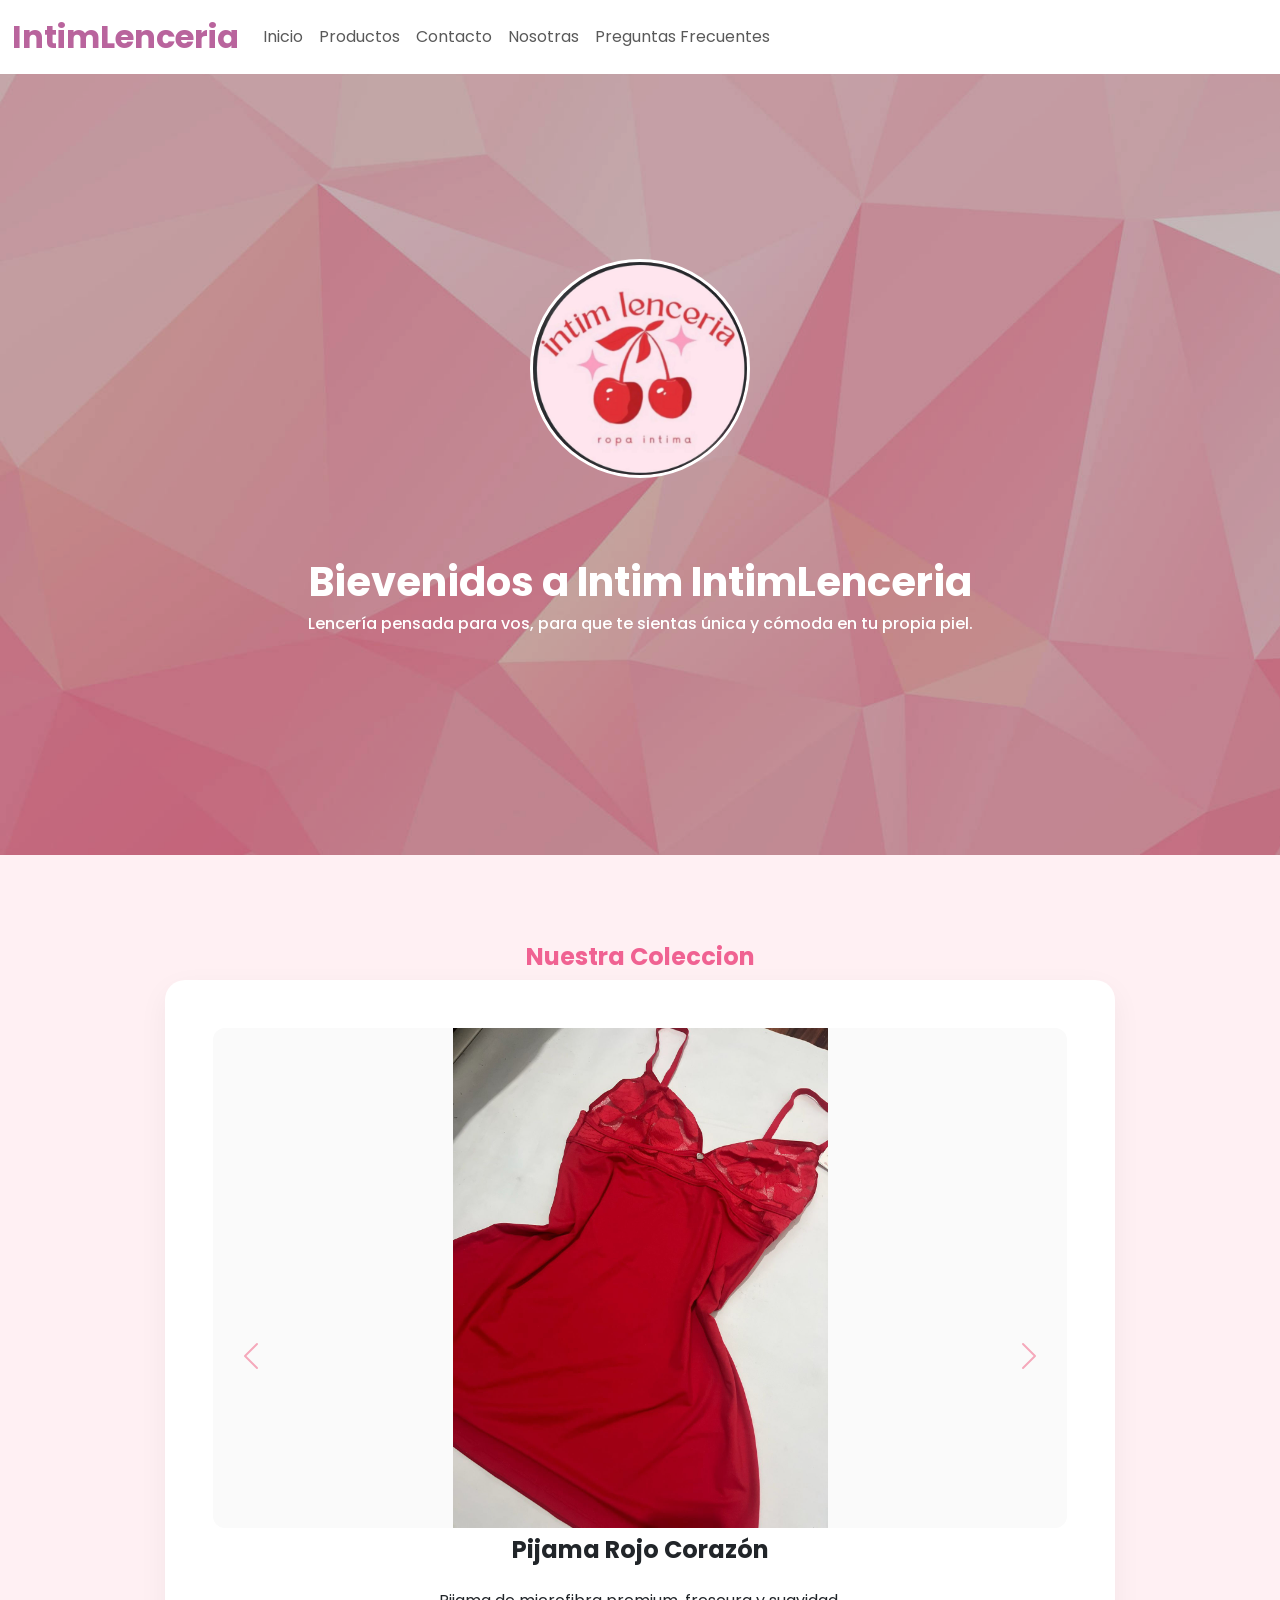
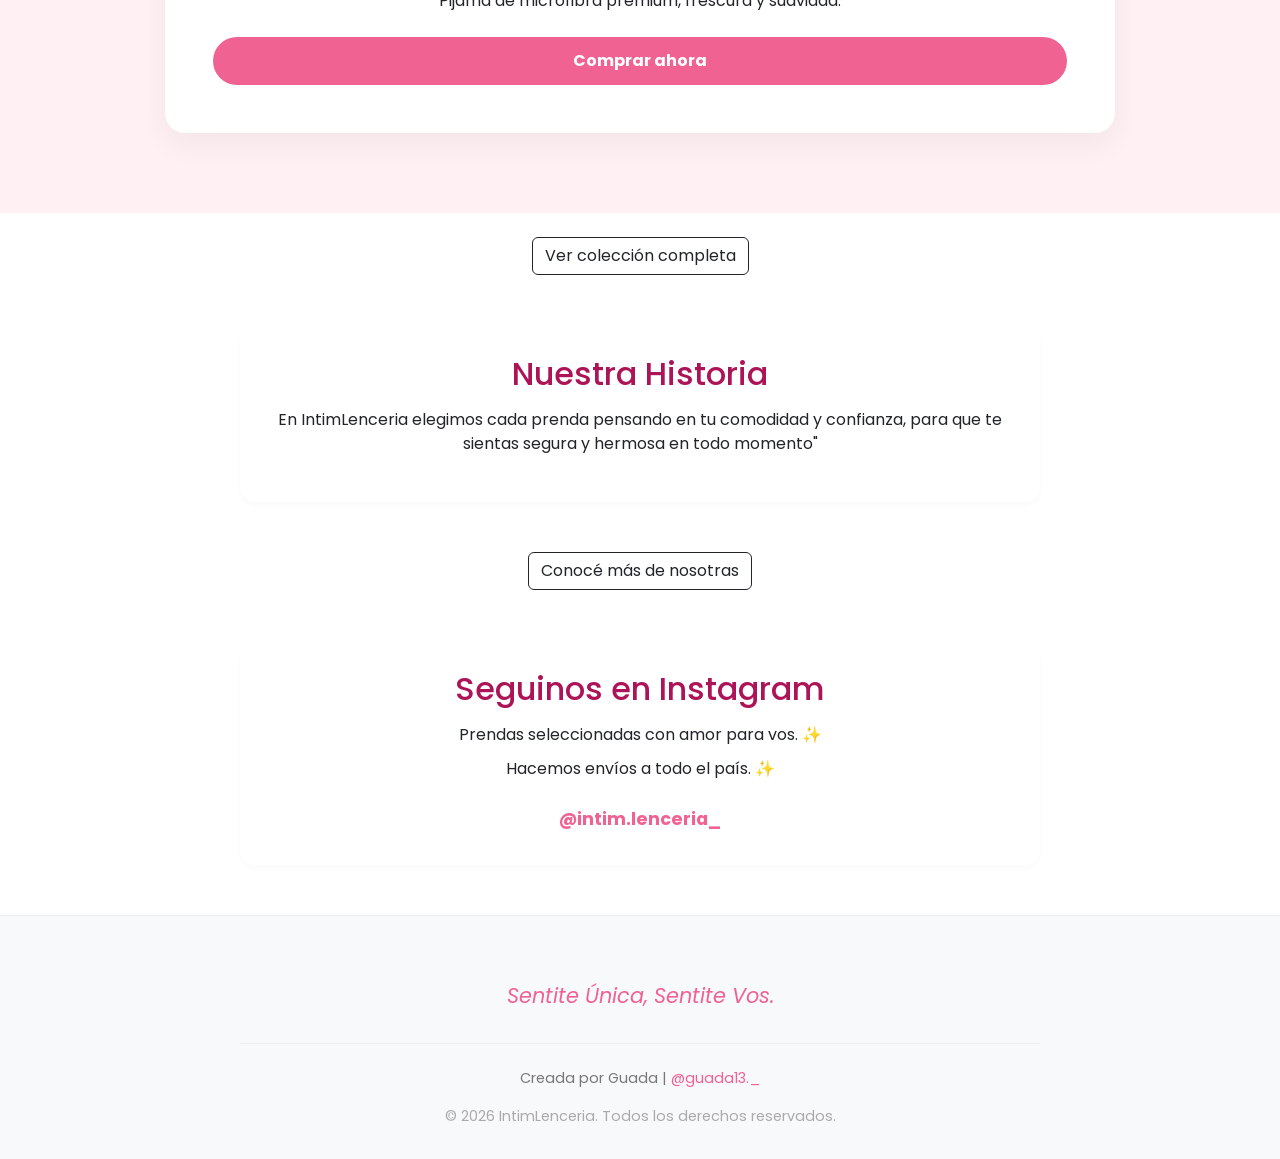
<file: index.html>
<!DOCTYPE html>
<html lang="en">

<head>
    <meta charset="UTF-8">
    <meta name="viewport" content="width=device-width, initial-scale=1.0">
    <title>IntimLenceria</title>
    <meta name="description" content="Descubrí nuestra colección de lencería. Conjuntos esenciales, culottes de algodón y prendas texturadas que combinan delicadeza
         y practicidad.">
    <link href="https://cdn.jsdelivr.net/npm/bootstrap@5.3.8/dist/css/bootstrap.min.css" rel="stylesheet"
        integrity="sha384-sRIl4kxILFvY47J16cr9ZwB07vP4J8+LH7qKQnuqkuIAvNWLzeN8tE5YBujZqJLB" crossorigin="anonymous">
    <link rel="preconnect" href="https://fonts.googleapis.com">
    <link rel="preconnect" href="https://fonts.gstatic.com" crossorigin>
    <link
        href="https://fonts.googleapis.com/css2?family=Poppins:ital,wght@0,100;0,200;0,300;0,400;0,500;0,600;0,700;0,800;0,900;1,100;1,200;1,300;1,400;1,500;1,600;1,700;1,800;1,900&display=swap"
        rel="stylesheet">
    <link rel="stylesheet" href="./css/styles.css">
</head>

<body>
    <header class="indexHeader">
        <div class="oscurecer-fondo">

            <nav class="navbar navbar-expand-lg bg-white position-fixed w-100 z-3">
                <div class="container-fluid">
                    <a class="navbar-brand fw-bold colorPrimario fs-2" href="#">IntimLenceria</a>
                    <button class="navbar-toggler" type="button" data-bs-toggle="collapse"
                        data-bs-target="#navbarSupportedContent" aria-controls="navbarSupportedContent"
                        aria-expanded="false" aria-label="Toggle navigation">
                        <span class="navbar-toggler-icon"></span>
                    </button>
                    <div class="collapse navbar-collapse" id="navbarSupportedContent">
                        <ul class="navbar-nav me-auto mb-2 mb-lg-0">
                            <li class="nav-item">
                                <a class="nav-link" aria-current="page" href="#">Inicio</a>
                            </li>
                            <li class="nav-item">
                                <a class="nav-link" href="./pages/productos.html">Productos</a>
                            </li>
                            <li class="nav-item">
                                <a class="nav-link" href="./pages/contacto.html">Contacto</a>
                            </li>
                            <li class="nav-item">
                                <a class="nav-link" href="./pages/nosotras.html">Nosotras</a>
                            </li>
                            <li class="nav-item">
                                <a class="nav-link" href="./pages/preguntas.html">Preguntas Frecuentes</a>
                            </li>
                        </ul>
                    </div>
                </div>
            </nav>
            <section class="indexHeaderContenedor p-3">
                <img src="./img/logoIntim.jpg" alt="logotipo IntimLenceria" class="logo">
                <h2 class="text-white fw-bold text-center fs-1">Bievenidos a Intim IntimLenceria</h2>
                <h1 class="text-white text-center fs-6">Lencería pensada para vos, para que te sientas única y cómoda en
                    tu
                    propia piel.
                </h1>
            </section>
        </div>
    </header>

    <main>
        <section class="coleccion-bg">
            <h3 class="section-title m-2 fw-bold" id="Productos">Nuestra Coleccion</h3>

            <div id="carouselExample" class="carousel slide">
                <div class="carousel-inner">
                    <div class="carousel-item active">
                        <img src="./img/PijamaRojo.jpg" class="d-block w-100 " alt="pijama rojo">
                        <h4 class="fw-bold text-center p-2 ">Pijama Rojo Corazón</h4>
                        <p class="text-center p-2">Pijama de microfibra premium, frescura y suavidad.
                        </p>
                        <button class="botonCompra">Comprar ahora</button>
                    </div>
                    <div class="carousel-item ">
                        <img src="./img/conjuntoNegro.jpg" class="d-block w-100" alt="conjunto negro">
                        <h4 class="fw-bold text-center p-2">Conjunto Kenia Negro</h4>
                        <p class="text-center p-2">Encaje sofisticado de 2 piezas para una noche especial.</p>
                        <button class="botonCompra">Comprar ahora</button>
                    </div>
                    <div class="carousel-item">
                        <img src="./img/ConjuntoRojo.jpg" class="d-block w-100" alt="conjunto rojo">
                        <h4 class="fw-bold text-center p-2">Conjunto Rojo Corazón</h4>
                        <p class="text-center p-2">Diseño armado que realza tu figura con elegancia.</p>
                        <button class="botonCompra mb-2">Comprar ahora</button>
                    </div>
                </div>

                <button class="carousel-control-prev" type="button" data-bs-target="#carouselExample"
                    data-bs-slide="prev">
                    <span class="carousel-control-prev-icon" aria-hidden="true"></span>
                    <span class="visually-hidden">Previous</span>
                </button>
                <button class="carousel-control-next" type="button" data-bs-target="#carouselExample"
                    data-bs-slide="next">
                    <span class="carousel-control-next-icon" aria-hidden="true"></span>
                    <span class="visually-hidden">Next</span>
                </button>
            </div>
        </section>
        <div class="text-center my-4">
            <a href="./pages/productos.html">
                <button class="btn btn-outline-dark">Ver colección completa</button>
            </a>
        </div>
    </main>
    <section class="text-section" id="Contacto">
        <h2>Nuestra Historia</h2>
        <p>En IntimLenceria elegimos cada prenda pensando en tu comodidad y confianza, para que te sientas segura y
            hermosa en todo momento"
        </p>
    </section>
    <div class="text-center my-4">
        <a href="./pages/nosotras.html">
            <button class="btn btn-outline-dark">Conocé más de nosotras</button>
        </a>
    </div>
    <section class="instagram-section" id="instagram">
        <h2>Seguinos en Instagram</h2>
        <p>Prendas seleccionadas con amor para vos. ✨</p>
        <p>Hacemos envíos a todo el país. ✨</p>

        <a href="https://www.instagram.com/intim.home?igsh=MWo5c3pyd29xaDU1dw%3D%3D" target="_blank"
            class="instagram-link">
            @intim.lenceria_
        </a>
    </section>

    <footer class="main-footer">
        <div class="footer-container">
            <p class="footer-phrase">Sentite Única, Sentite Vos.</p>


            <div class="footer-credits">
                <p>Creada por Guada |
                    <a href="https://www.instagram.com/guada13._?igsh=MW83b3o4MTAzeWlpNw=="
                        target="_blank">@guada13._</a>
                </p>
                <p class="copyright">&copy; 2026 IntimLenceria. Todos los derechos reservados.</p>
            </div>
        </div>
    </footer>
    <script src="https://cdn.jsdelivr.net/npm/bootstrap@5.3.8/dist/js/bootstrap.bundle.min.js"
        integrity="sha384-FKyoEForCGlyvwx9Hj09JcYn3nv7wiPVlz7YYwJrWVcXK/BmnVDxM+D2scQbITxI"
        crossorigin="anonymous"></script>

</body>

</html>
</file>
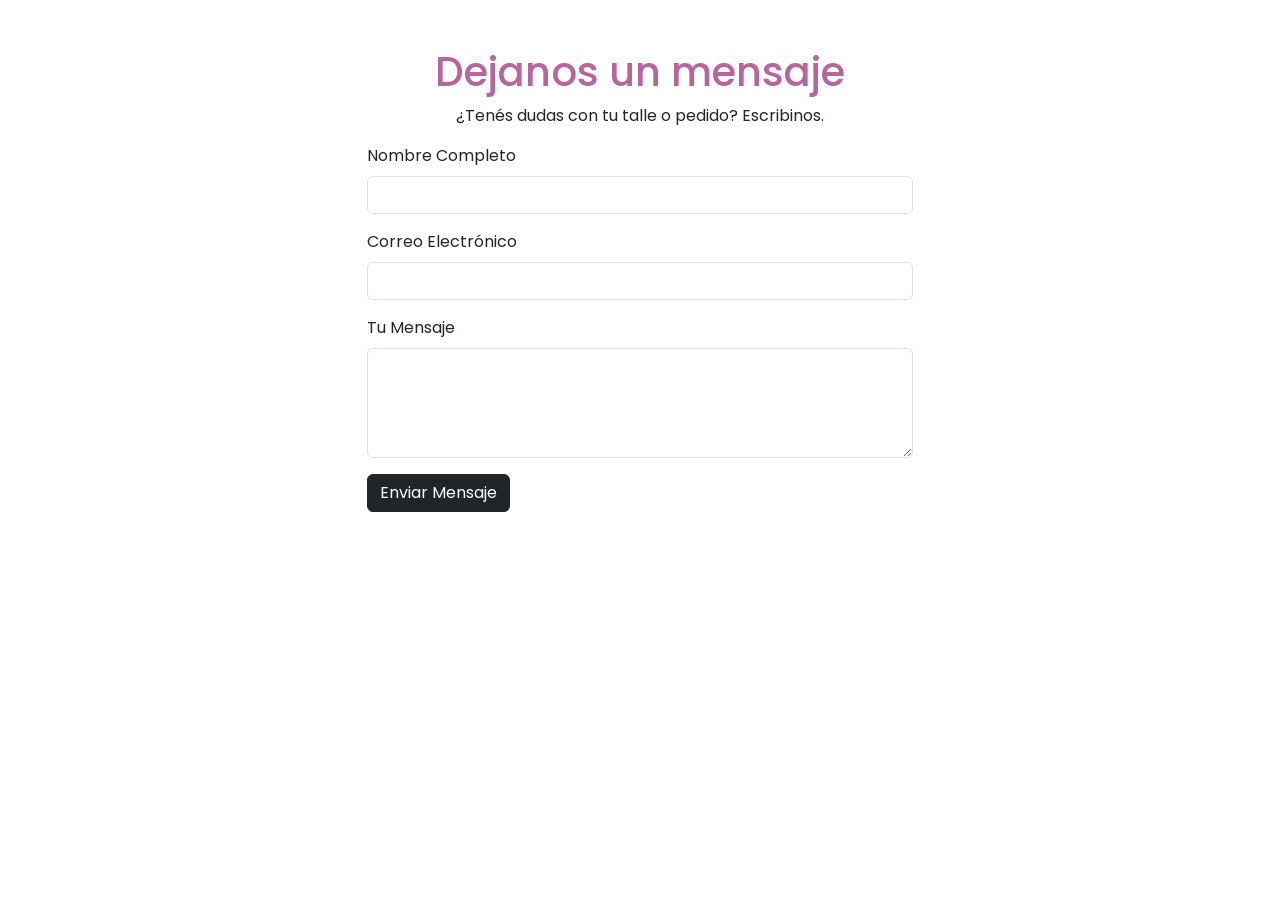
<file: pages/contacto.html>
<!DOCTYPE html>
<html lang="es">
<head>
    <meta charset="UTF-8">
    <meta name="viewport" content="width=device-width, initial-scale=1.0">
    <title>Contacto - Intim Lencería</title>
    <link href="https://cdn.jsdelivr.net/npm/bootstrap@5.3.8/dist/css/bootstrap.min.css" rel="stylesheet"
        integrity="sha384-sRIl4kxILFvY47J16cr9ZwB07vP4J8+LH7qKQnuqkuIAvNWLzeN8tE5YBujZqJLB" crossorigin="anonymous">
    <link rel="preconnect" href="https://fonts.googleapis.com">
    <link rel="preconnect" href="https://fonts.gstatic.com" crossorigin>
    <link
        href="https://fonts.googleapis.com/css2?family=Poppins:ital,wght@0,100;0,200;0,300;0,400;0,500;0,600;0,700;0,800;0,900;1,100;1,200;1,300;1,400;1,500;1,600;1,700;1,800;1,900&display=swap"
        rel="stylesheet">
    <link rel="stylesheet" href="../css/styles.css">
</head>
<body>
    <main class="container my-5">
        <h1 class="text-center colorPrimario">Dejanos un mensaje</h1>
        <p class="text-center">¿Tenés dudas con tu talle o pedido? Escribinos.</p>
        
        <div class="row justify-content-center">
            <div class="col-12 col-md-6">
                
                <form>
                    <div class="mb-3">
                        <label class="form-label">Nombre Completo</label>
                        <input type="text" class="form-control" required>
                    </div>
                    <div class="mb-3">
                        <label class="form-label">Correo Electrónico</label>
                        <input type="email" class="form-control" required>
                    </div>
                    <div class="mb-3">
                        <label class="form-label">Tu Mensaje</label>
                        <textarea class="form-control" rows="4" required></textarea>
                    </div>
                    <button type="submit" class="btn btn-dark">Enviar Mensaje</button>
                </form>
            </div>
        </div>
    </main>
    <script src="https://cdn.jsdelivr.net/npm/bootstrap@5.3.0/dist/js/bootstrap.bundle.min.js"></script>
</body>
</html>
</file>
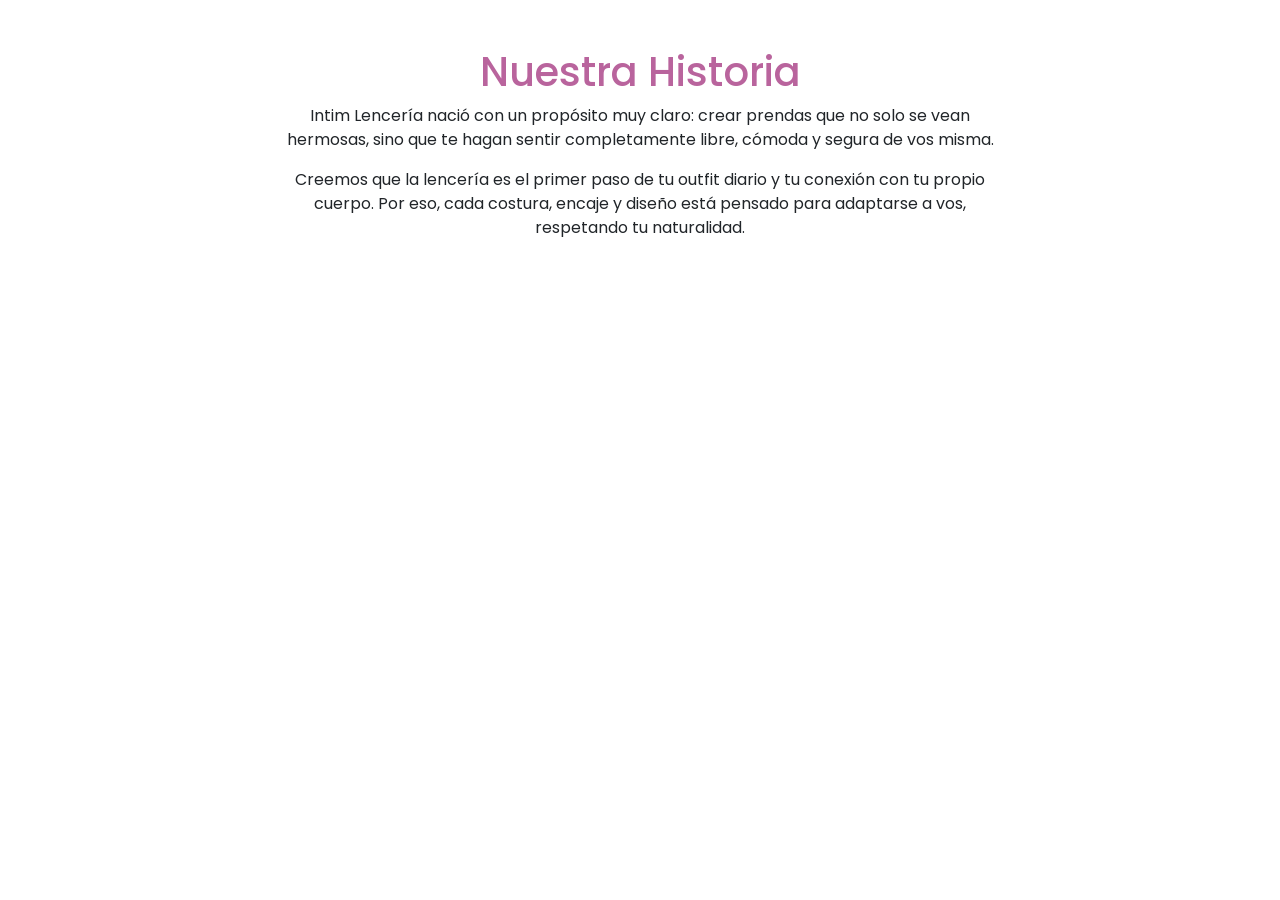
<file: pages/nosotras.html>
<!DOCTYPE html>
<html lang="es">
<head>
    <meta charset="UTF-8">
    <meta name="viewport" content="width=device-width, initial-scale=1.0">
    <title>Nosotras - Intim Lencería</title>
<link href="https://cdn.jsdelivr.net/npm/bootstrap@5.3.8/dist/css/bootstrap.min.css" rel="stylesheet"
        integrity="sha384-sRIl4kxILFvY47J16cr9ZwB07vP4J8+LH7qKQnuqkuIAvNWLzeN8tE5YBujZqJLB" crossorigin="anonymous">
    <link rel="preconnect" href="https://fonts.googleapis.com">
    <link rel="preconnect" href="https://fonts.gstatic.com" crossorigin>
    <link
        href="https://fonts.googleapis.com/css2?family=Poppins:ital,wght@0,100;0,200;0,300;0,400;0,500;0,600;0,700;0,800;0,900;1,100;1,200;1,300;1,400;1,500;1,600;1,700;1,800;1,900&display=swap"
        rel="stylesheet">
    <link rel="stylesheet" href="../css/styles.css">
</head>
<body>
    <main class="container my-5">
        <h1 class="text-center colorPrimario">Nuestra Historia</h1>
        
        <div class="row justify-content-center">
            <div class="col-12 col-md-8 text-center">
                <p>
                    Intim Lencería nació con un propósito muy claro: crear prendas que no solo se vean hermosas, sino que te hagan sentir completamente libre, cómoda y segura de vos misma.
                </p>
                <p>
                    Creemos que la lencería es el primer paso de tu outfit diario y tu conexión con tu propio cuerpo. Por eso, cada costura, encaje y diseño está pensado para adaptarse a vos, respetando 
                    tu naturalidad.
                </p>
            </div>
        </div>
    </main>

    <script src="https://cdn.jsdelivr.net/npm/bootstrap@5.3.0/dist/js/bootstrap.bundle.min.js"></script>
</body>
</html>
</file>
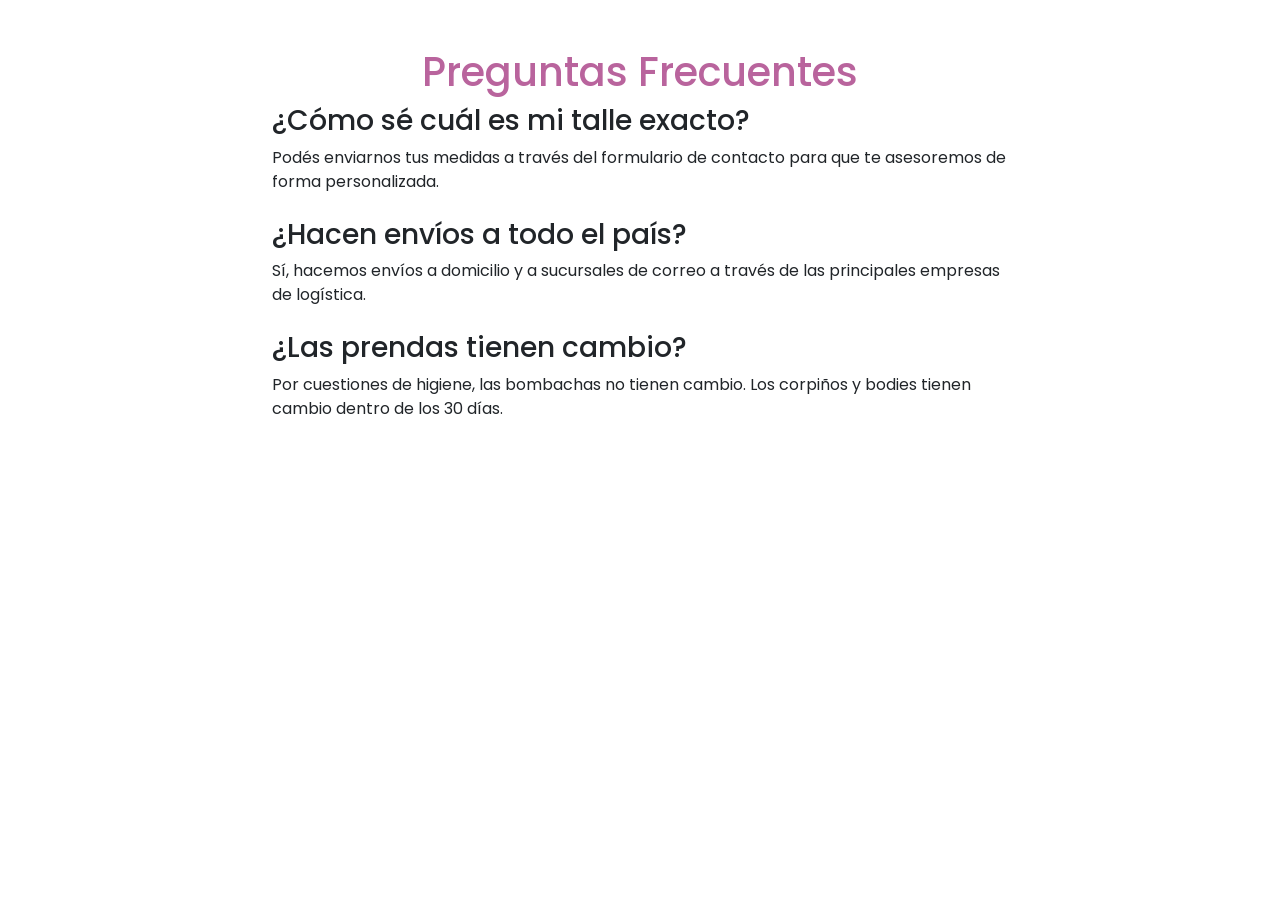
<file: pages/preguntas.html>
<!DOCTYPE html>
<html lang="es">
<head>
    <meta charset="UTF-8">
    <meta name="viewport" content="width=device-width, initial-scale=1.0">
    <title>Preguntas Frecuentes - Intim Lencería</title>
   <link href="https://cdn.jsdelivr.net/npm/bootstrap@5.3.8/dist/css/bootstrap.min.css" rel="stylesheet"
        integrity="sha384-sRIl4kxILFvY47J16cr9ZwB07vP4J8+LH7qKQnuqkuIAvNWLzeN8tE5YBujZqJLB" crossorigin="anonymous">
    <link rel="preconnect" href="https://fonts.googleapis.com">
    <link rel="preconnect" href="https://fonts.gstatic.com" crossorigin>
    <link
        href="https://fonts.googleapis.com/css2?family=Poppins:ital,wght@0,100;0,200;0,300;0,400;0,500;0,600;0,700;0,800;0,900;1,100;1,200;1,300;1,400;1,500;1,600;1,700;1,800;1,900&display=swap"
        rel="stylesheet">
    <link rel="stylesheet" href="../css/styles.css">
</head>
<body>
    <main class="container my-5">
        <h1 class="text-center colorPrimario">Preguntas Frecuentes</h1>
        
        <div class="row justify-content-center">
            <div class="col-12 col-md-8">
                
                <div class="mb-4">
                    <h3>¿Cómo sé cuál es mi talle exacto?</h3>
                    <p>Podés enviarnos tus medidas a través del formulario de contacto para que te asesoremos de forma personalizada.</p>
                </div>

                <div class="mb-4">
                    <h3>¿Hacen envíos a todo el país?</h3>
                    <p>Sí, hacemos envíos a domicilio y a sucursales de correo a través de las principales empresas de logística.</p>
                </div>

                <div class="mb-4">
                    <h3>¿Las prendas tienen cambio?</h3>
                    <p>Por cuestiones de higiene, las bombachas no tienen cambio. Los corpiños y bodies tienen cambio dentro de los 30 días.</p>
                </div>

            </div>
        </div>
    </main>

    <script src="https://cdn.jsdelivr.net/npm/bootstrap@5.3.0/dist/js/bootstrap.bundle.min.js"></script>
</body>
</html>
</file>
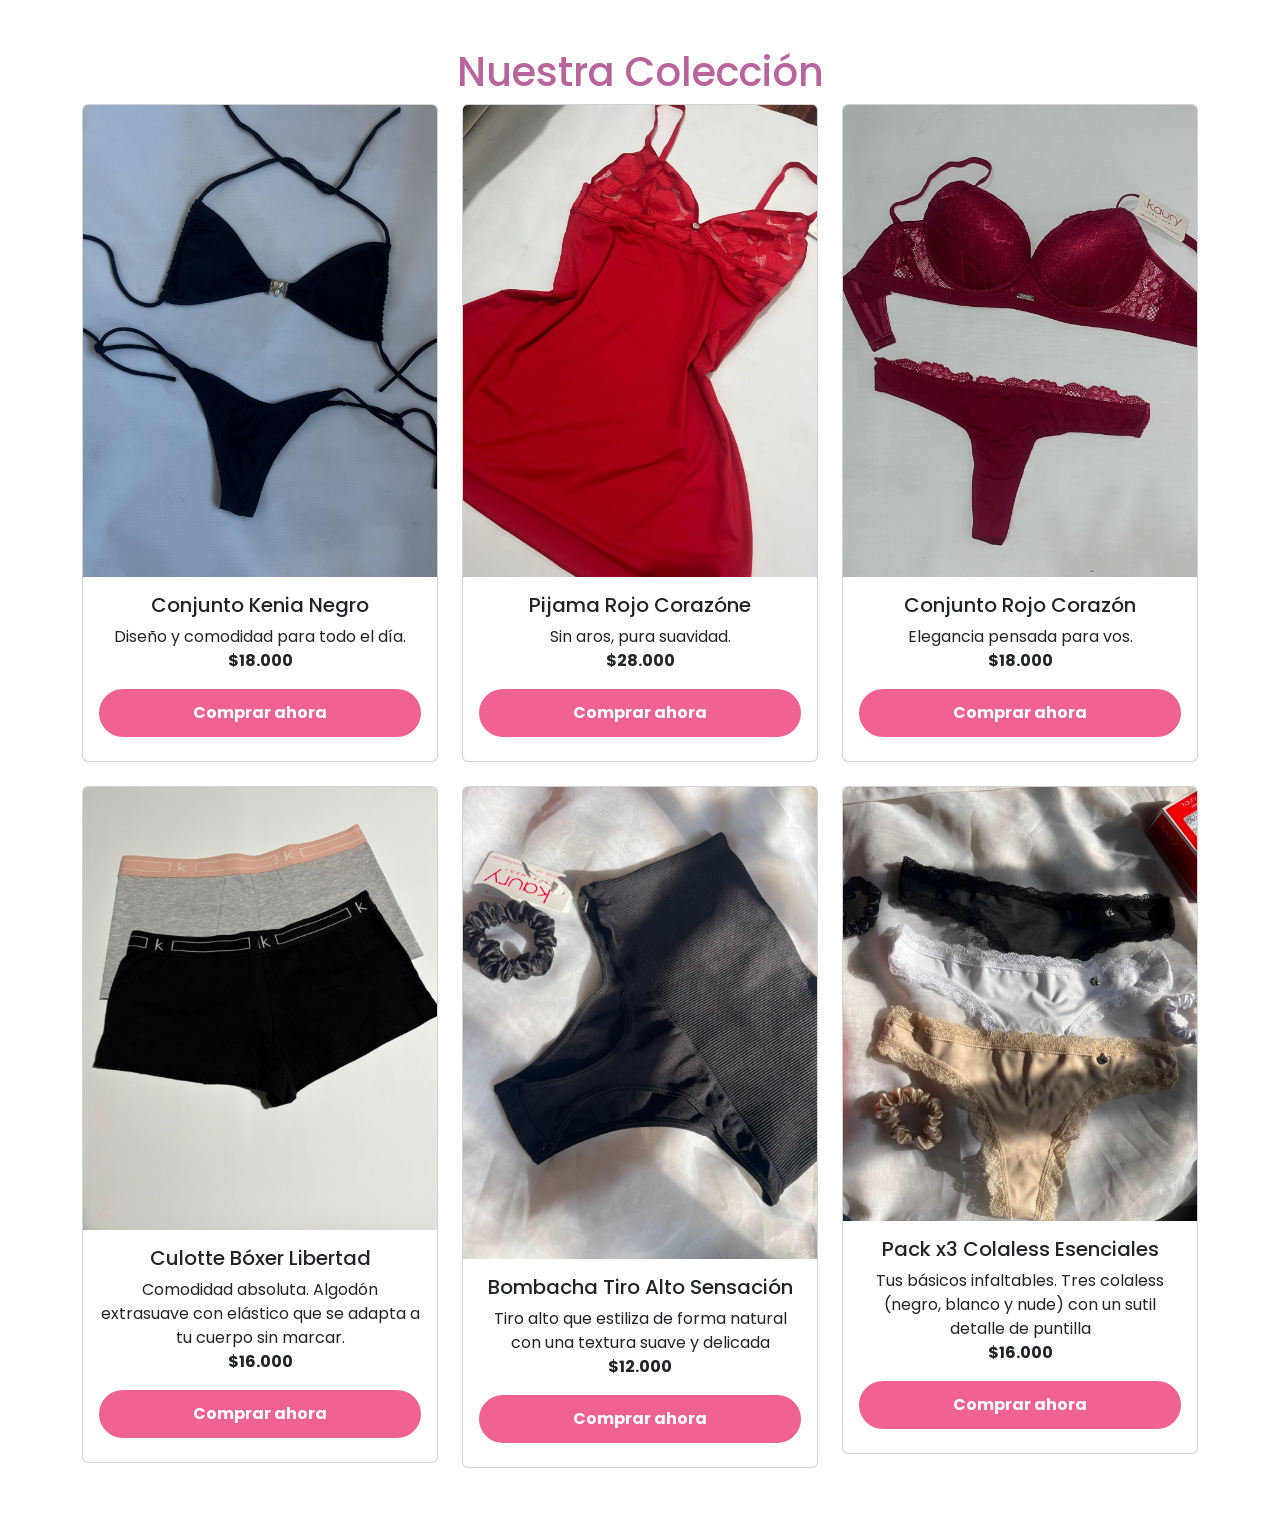
<file: pages/productos.html>
<!DOCTYPE html>
<html lang="es">
<head>
    <meta charset="UTF-8">
    <meta name="viewport" content="width=device-width, initial-scale=1.0">
    <title>Productos - Intim Lencería</title>
    <link href="https://cdn.jsdelivr.net/npm/bootstrap@5.3.8/dist/css/bootstrap.min.css" rel="stylesheet"
        integrity="sha384-sRIl4kxILFvY47J16cr9ZwB07vP4J8+LH7qKQnuqkuIAvNWLzeN8tE5YBujZqJLB" crossorigin="anonymous">
    <link rel="preconnect" href="https://fonts.googleapis.com">
    <link rel="preconnect" href="https://fonts.gstatic.com" crossorigin>
    <link
        href="https://fonts.googleapis.com/css2?family=Poppins:ital,wght@0,100;0,200;0,300;0,400;0,500;0,600;0,700;0,800;0,900;1,100;1,200;1,300;1,400;1,500;1,600;1,700;1,800;1,900&display=swap"
        rel="stylesheet">
    <link rel="stylesheet" href="../css/styles.css">
</head>

<body>
    <main class="container my-5">
        <h1 class="text-center colorPrimario">Nuestra Colección</h1>

        <div class="row">
            <div class="col-12 col-md-4 mb-4">
                <div class="card">
                    <img src="../img/conjuntoNegro.jpg" class="card-img-top animacionImagenes" alt="Conjunto Lencería">
                    <div class="card-body text-center">
                        <h5>Conjunto Kenia Negro</h5>
                        <p>Diseño y comodidad para todo el día.
                            <span class="fw-bold d-flex justify-content-center align-items-center">$18.000</span>
                        </p>
                        <button class="botonCompra mb-2">Comprar ahora</button>
                    </div>
                </div>
            </div>
            <div class="col-12 col-md-4 mb-4">
                <div class="card">
                    <img src="../img/PijamaRojo.jpg" class="card-img-top animacionImagenes" alt="Conjunto Lencería">
                    <div class="card-body text-center">
                        <h5>Pijama Rojo Corazóne</h5>
                        <p>Sin aros, pura suavidad. <span class="fw-bold d-flex justify-content-center align-items-center">$28.000</span></p>
                        <button class="botonCompra mb-2">Comprar ahora</button>
                    </div>
                </div>
            </div>
            <div class="col-12 col-md-4 mb-4">
                <div class="card">
                    <img src="../img/ConjuntoRojo.jpg" class="card-img-top animacionImagenes" alt="Conjunto Lencería">
                    <div class="card-body text-center">
                        <h5>Conjunto Rojo Corazón</h5>
                        <p>Elegancia pensada para vos. <span class="fw-bold d-flex justify-content-center align-items-center">$18.000</span></p>
                        <button class="botonCompra mb-2">Comprar ahora</button>
                    </div>
                </div>
            </div>
                    <div class="col-12 col-md-4 mb-4">
                        <div class="card">
                            <img src="../img/boxers.jpg" class="card-img-top animacionImagenes" alt="Conjunto Lencería">
                            <div class="card-body text-center">
                                <h5>Culotte Bóxer Libertad</h5>
                                <p>Comodidad absoluta. Algodón extrasuave con elástico que se adapta a tu cuerpo sin
                                    marcar. <span class="fw-bold d-flex justify-content-center align-items-center">$16.000</span></p>
                                <button class="botonCompra mb-2">Comprar ahora</button>
                            </div>
                        </div>
                    </div>
                        <div class="col-12 col-md-4 mb-4">
                            <div class="card">
                                <img src="../img/lessTiroAlto.jpg" class="card-img-top animacionImagenes" alt="Conjunto Lencería">
                                <div class="card-body text-center">
                                    <h5>Bombacha Tiro Alto Sensación</h5>
                                    <p>Tiro alto que estiliza de forma natural con una textura suave y
                                        delicada <span class="fw-bold d-flex justify-content-center align-items-center">$12.000</span></p>
                                    <button class="botonCompra mb-2">Comprar ahora</button>
                                </div>
                            </div>
                        </div>
                            <div class="col-12 col-md-4 mb-4">
                                <div class="card">
                                    <img src="../img/packLess.jpg" class="card-img-top animacionImagenes  " alt="Conjunto Lencería">
                                    <div class="card-body text-center">
                                        <h5>Pack x3 Colaless Esenciales</h5>
                                        <p>Tus básicos infaltables. Tres colaless (negro, blanco y nude) con un sutil
                                            detalle de puntilla <span class="fw-bold d-flex justify-content-center align-items-center">$16.000</span></p>
                                        <button class="botonCompra mb-2">Comprar ahora</button>
                                    </div>
                                </div>
                            </div>
                        </div>
    </main>

    <script src="https://cdn.jsdelivr.net/npm/bootstrap@5.3.0/dist/js/bootstrap.bundle.min.js"></script>
</body>

</html>
</file>
<file: css/styles.css>
@charset "UTF-8";
.backgroundHeaders, .indexHeader {
  background-repeat: no-repeat;
  background-size: cover;
  height: 95vh;
}

.d-flexBasico, .indexHeaderContenedor {
  display: flex;
  flex-direction: column;
  justify-content: center;
  height: 100vh;
}

.imagenAnimacion, .animacionImagenes {
  transition: 0.4s;
}

.indexHeader {
  background-image: url(../img/indexHeaderBackground.jpg);
  position: relative;
}

.oscurecer-fondo {
  position: absolute;
  width: 100%;
  height: 100%;
  background-color: rgba(0, 0, 0, 0.229);
}

.logo {
  max-width: 220px;
  border-radius: 50%;
  margin-bottom: 5rem;
  border: 3px solid WHITE;
  margin-left: auto;
  margin-right: auto;
}

.colorPrimario {
  color: rgb(240, 98, 146);
}

.botonCompra {
  background-color: rgb(240, 98, 146);
  color: white;
  font-weight: bold;
  width: 100%;
  border-radius: 25px;
  padding: 12px 25px;
  border-width: medium;
  border-style: none;
  border-color: currentcolor;
}

.footer-container {
  max-width: 800px;
  margin-left: auto;
  margin-right: auto;
}

.main-footer {
  background-color: rgb(248, 249, 250);
  color: rgb(51, 51, 51);
  text-align: center;
  margin-top: 50px;
  padding: 4rem 1rem 16px;
  border-top: 1px solid rgb(238, 238, 238);
}

.footer-phrase {
  font-size: 1.3rem;
  font-style: italic;
  margin-bottom: 2rem;
  color: #f06292;
}

.footer-social {
  background-color: #ffffff;
  /* Fondo blanco puro */
  border-radius: 12px;
  padding: 2rem;
  max-width: 500px;
  margin-left: auto;
  margin-right: auto;
  margin-bottom: 3rem;
  /* Centra y da margen abajo */
  box-shadow: 0 4px 6px rgba(0, 0, 0, 0.02);
}
.footer-social p {
  font-size: 1.1rem;
  margin-bottom: 1rem;
  color: #555;
}

.instagram-link {
  color: #f06292;
  /* Rosa de la marca */
  font-weight: bold;
  font-size: 1.2rem;
  text-decoration: none;
  border-bottom: 2px solid transparent;
  /* Preparación para el hover */
  transition: all 0.3s ease;
}

.instagram-link:hover {
  border-bottom: 2px solid #f06292;
  /* Línea rosa inferior al pasar el mouse */
  color: #d81b60;
  /* Rosa más oscuro al pasar el mouse */
}

.footer-credits {
  font-size: 0.9rem;
  border-top: 1px solid #eee;
  padding-top: 1.5rem;
  color: #777;
}
.footer-credits a {
  color: #f06292;
  text-decoration: none;
}

.copyright {
  margin-top: 10px;
  color: #aaa;
}

.carousel-control-prev-icon,
.carousel-control-next-icon {
  filter: invert(53%) sepia(81%) saturate(1637%) hue-rotate(313deg) brightness(97%) contrast(94%);
}

.section-title {
  text-align: center;
  font-size: 1.5rem;
  margin-bottom: 30px;
  color: rgb(240, 98, 146);
}

.animacionImagenes:hover {
  transform: translateY(-8px) scale(1.02);
}

@media (min-width: 768px) {
  #carouselExample {
    max-width: 480px;
    margin: 0 auto;
  }
  .carousel-inner img {
    height: 500px;
    object-fit: contain;
    background-color: #fafafa;
  }
}
@media (min-width: 1024px) {
  .coleccion-bg {
    background: #fff0f3;
    padding: 5rem 0;
  }
  #carouselExample {
    max-width: 950px;
    background: #fff;
    border-radius: 20px;
    box-shadow: 0 10px 30px rgba(0, 0, 0, 0.05);
    padding: 3rem;
    margin: 0 auto;
  }
  #carouselExample img {
    height: 500px;
    object-fit: contain;
    border-radius: 12px;
  }
  #carouselExample .carousel-control-prev {
    left: 15px;
    right: auto;
  }
  #carouselExample .carousel-control-next {
    right: 15px;
    left: auto;
  }
}
* {
  font-family: "Poppins", sans-serif !important;
}

.colorPrimario {
  color: rgb(185, 100, 157);
}

.instagram-section {
  max-width: 800px;
  margin: 50px auto;
  /* Margin externo (Box Model) para separar */
  padding: 30px;
  /* Padding interno (Box Model) para dar aire */
  background-color: white;
  /* Fondo blanco */
  border-radius: 15px;
  text-align: center;
  box-shadow: 0 4px 6px rgba(0, 0, 0, 0.02);
}
.instagram-section h2 {
  color: #ad1457;
  /* Tu color rosa oscuro */
  margin-bottom: 15px;
  /* Separación debajo del título (Margin - Box Model) */
}
.instagram-section p {
  margin-bottom: 10px;
  /* Separación entre párrafos (Margin - Box Model) */
}

/* Estilos para el enlace sencillo */
.instagram-link {
  display: inline-block;
  color: #f06292;
  /* Tu color rosa fuerte */
  font-weight: bold;
  font-size: 1.1rem;
  text-decoration: none;
  margin-top: 15px;
  transition: 0.3s;
}

.instagram-link:hover {
  color: #d81b60;
  /* Rosa más oscuro al pasar el mouse */
  text-decoration: underline;
  /* Subrayado elegante */
}

.text-section {
  max-width: 800px;
  margin: 50px auto;
  padding: 30px;
  background-color: white;
  border-radius: 15px;
  text-align: center;
  box-shadow: 0 4px 6px rgba(0, 0, 0, 0.02);
}
.text-section h2 {
  color: #ad1457;
  margin-bottom: 15px;
}

/*# sourceMappingURL=styles.css.map */
</file>
